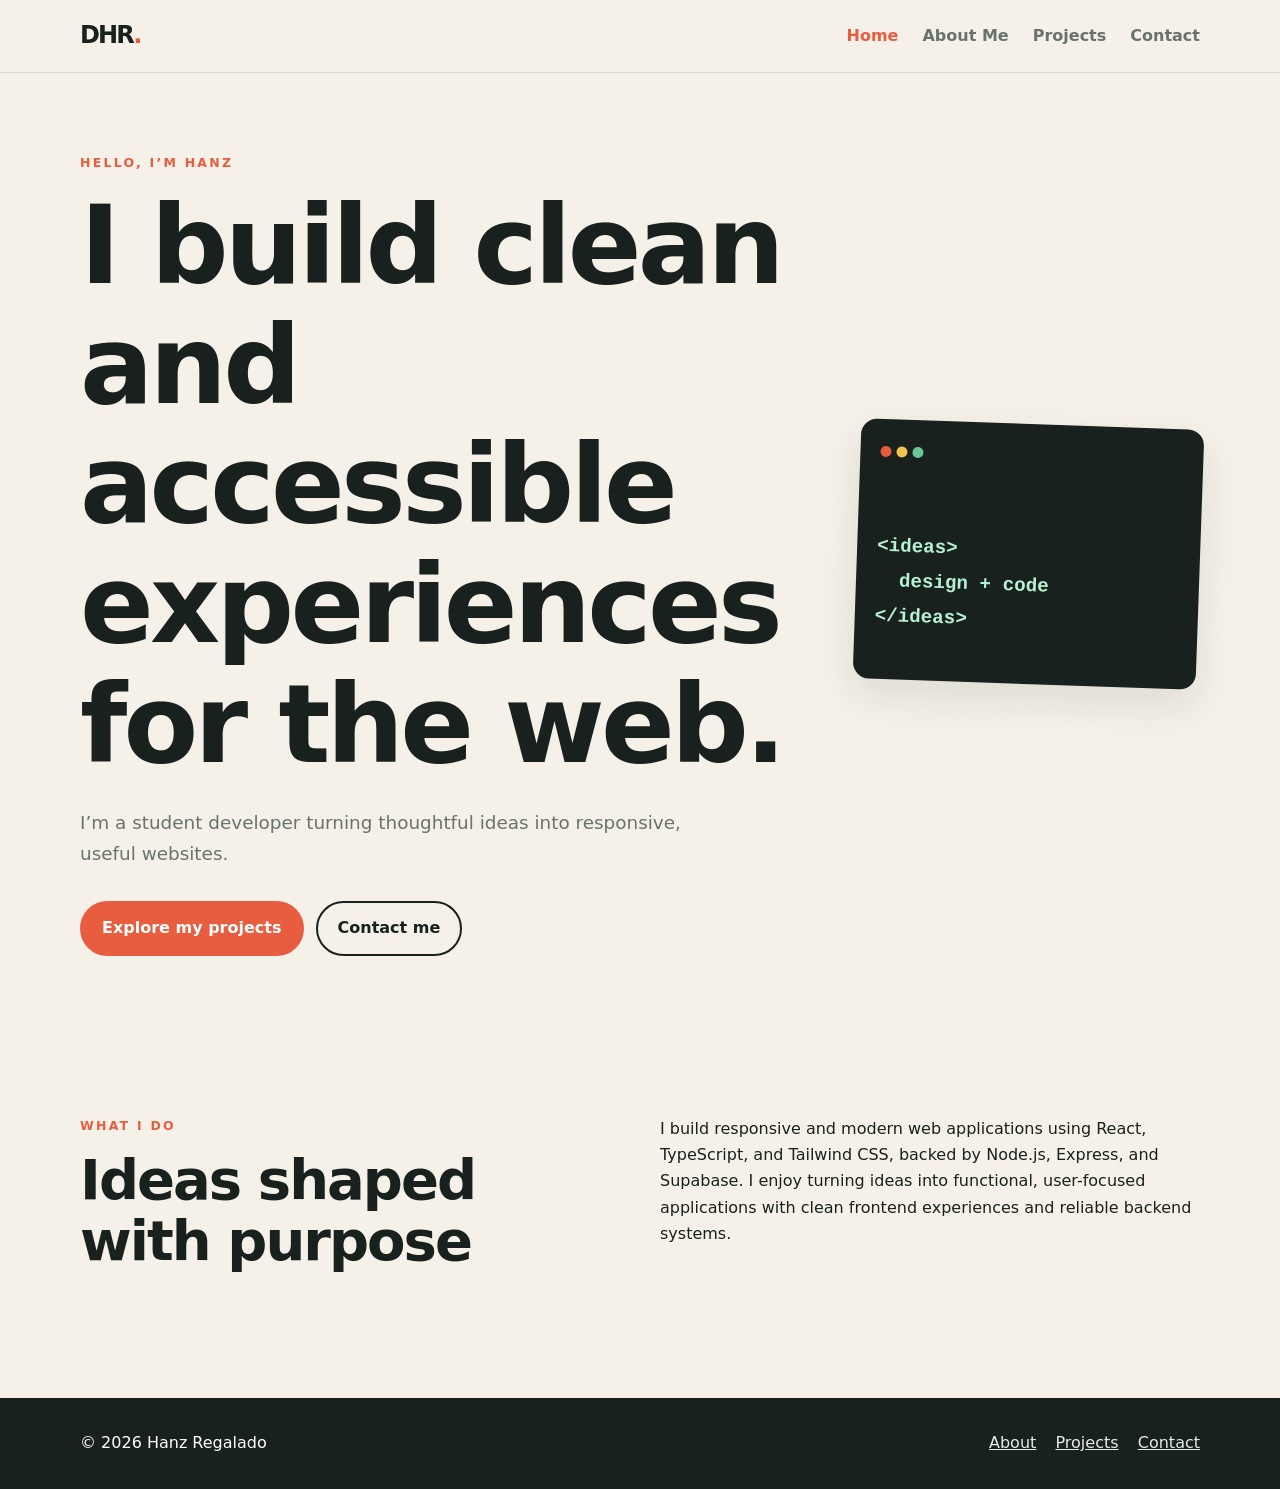
<file: index.html>
<!doctype html>
<html lang="en">
<head>
  <meta charset="utf-8">
  <meta name="viewport" content="width=device-width, initial-scale=1">
  <meta name="description" content="A student web developer portfolio featuring projects from GitHub.">
  <title>Home | Hanz Regalado</title>
  <link rel="stylesheet" href="styles.css">
  <script src="script.js" defer></script>
</head>
<body>
  <a class="skip-link" href="#main-content">Skip to main content</a>
  <header class="site-header">
    <nav class="container navbar" aria-label="Main navigation">
      <a class="brand" href="index.html" aria-label="Hanz Regalado home">DHR<span>.</span></a>
      <button class="nav-toggle" type="button" aria-expanded="false" aria-controls="primary-menu">
        <span class="sr-only">Toggle navigation</span><span aria-hidden="true">☰</span>
      </button>
      <ul id="primary-menu" class="nav-links">
        <li><a href="index.html" aria-current="page">Home</a></li>
        <li><a href="about.html">About Me</a></li>
        <li><a href="projects.html">Projects</a></li>
        <li><a href="contact.html">Contact</a></li>
      </ul>
    </nav>
  </header>

  <main id="main-content">
    <section class="hero">
      <div class="container hero-content">
        <div>
          <p class="eyebrow">Hello, I’m Hanz</p>
          <h1>I build clean and accessible experiences for the web.</h1>
          <p class="hero-copy">I’m a student developer turning thoughtful ideas into responsive, useful websites.</p>
          <div class="hero-actions">
            <a class="button" href="projects.html">Explore my projects</a>
            <a class="button button-secondary" href="contact.html">Contact me</a>
          </div>
        </div>
        <div class="hero-art" aria-hidden="true">
          <div class="code-window"><span></span><span></span><span></span><p>&lt;ideas&gt;<br>&nbsp;&nbsp;design + code<br>&lt;/ideas&gt;</p></div>
        </div>
      </div>
    </section>

    <section class="section">
      <div class="container intro-grid">
        <div>
          <p class="eyebrow">What I do</p>
          <h2>Ideas shaped with purpose</h2>
        </div>
        <p>I build responsive and modern web applications using React, TypeScript, and Tailwind CSS, backed by Node.js, Express, and Supabase. I enjoy turning ideas into functional, user-focused applications with clean frontend experiences and reliable backend systems.</p>
      </div>
    </section>
  </main>

  <footer class="site-footer">
    <div class="container footer-content">
      <p>&copy; <span data-current-year></span> Hanz Regalado</p>
      <nav aria-label="Footer navigation"><a href="about.html">About</a><a href="projects.html">Projects</a><a href="contact.html">Contact</a></nav>
    </div>
  </footer>
</body>
</html>
</file>
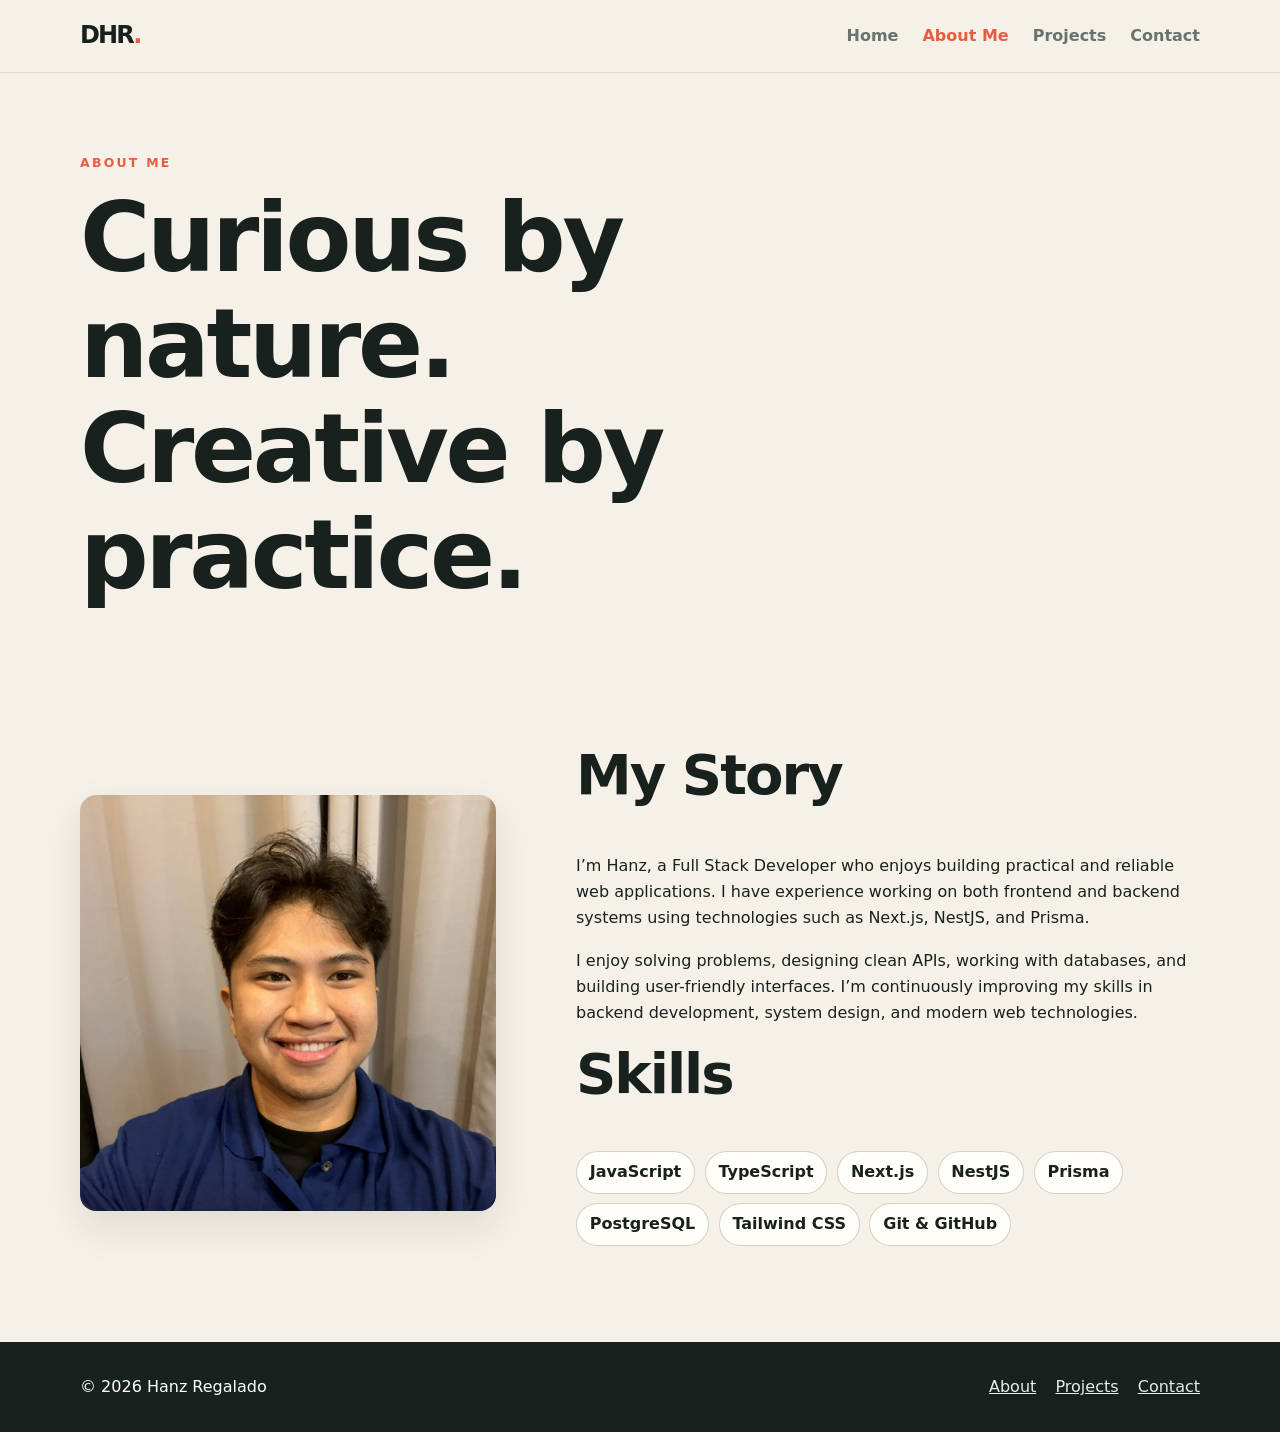
<file: about.html>
<!doctype html>
<html lang="en">
  <head>
    <meta charset="utf-8" />
    <meta name="viewport" content="width=device-width, initial-scale=1" />
    <meta
      name="description"
      content="Learn about Hanz, a student web developer."
    />
    <title>About Me | Hanz Regalado</title>
    <link rel="stylesheet" href="styles.css" />
    <script src="script.js" defer></script>
  </head>
  <body>
    <a class="skip-link" href="#main-content">Skip to main content</a>
    <header class="site-header">
      <nav class="container navbar" aria-label="Main navigation">
        <a class="brand" href="index.html" aria-label="Hanz Regalado home"
          >DHR<span>.</span></a
        >
        <button
          class="nav-toggle"
          type="button"
          aria-expanded="false"
          aria-controls="primary-menu"
        >
          <span class="sr-only">Toggle navigation</span
          ><span aria-hidden="true">☰</span>
        </button>
        <ul id="primary-menu" class="nav-links">
          <li><a href="index.html">Home</a></li>
          <li><a href="about.html" aria-current="page">About Me</a></li>
          <li><a href="projects.html">Projects</a></li>
          <li><a href="contact.html">Contact</a></li>
        </ul>
      </nav>
    </header>

    <main id="main-content">
      <section class="page-heading">
        <div class="container">
          <p class="eyebrow">About me</p>
          <h1>Curious by nature.<br />Creative by practice.</h1>
        </div>
      </section>
      <section class="section">
        <div class="container about-grid">
          <figure class="profile-visual">
            <img
              src="hanz.jpg"
              alt="Portrait of Hanz wearing a blue collared shirt"
            />
          </figure>
          <article>
            <h2>My Story</h2>

            <p>
              I’m Hanz, a Full Stack Developer who enjoys building practical and
              reliable web applications. I have experience working on both
              frontend and backend systems using technologies such as Next.js,
              NestJS, and Prisma.
            </p>

            <p>
              I enjoy solving problems, designing clean APIs, working with
              databases, and building user-friendly interfaces. I’m continuously
              improving my skills in backend development, system design, and
              modern web technologies.
            </p>

            <h2>Skills</h2>

            <ul class="skill-list" aria-label="Technical skills">
              <li>JavaScript</li>
              <li>TypeScript</li>
              <li>Next.js</li>
              <li>NestJS</li>
              <li>Prisma</li>
              <li>PostgreSQL</li>
              <li>Tailwind CSS</li>
              <li>Git & GitHub</li>
            </ul>
          </article>
        </div>
      </section>
    </main>

    <footer class="site-footer">
      <div class="container footer-content">
        <p>&copy; <span data-current-year></span> Hanz Regalado</p>
        <nav aria-label="Footer navigation">
          <a href="about.html">About</a><a href="projects.html">Projects</a
          ><a href="contact.html">Contact</a>
        </nav>
      </div>
    </footer>
  </body>
</html>
</file>
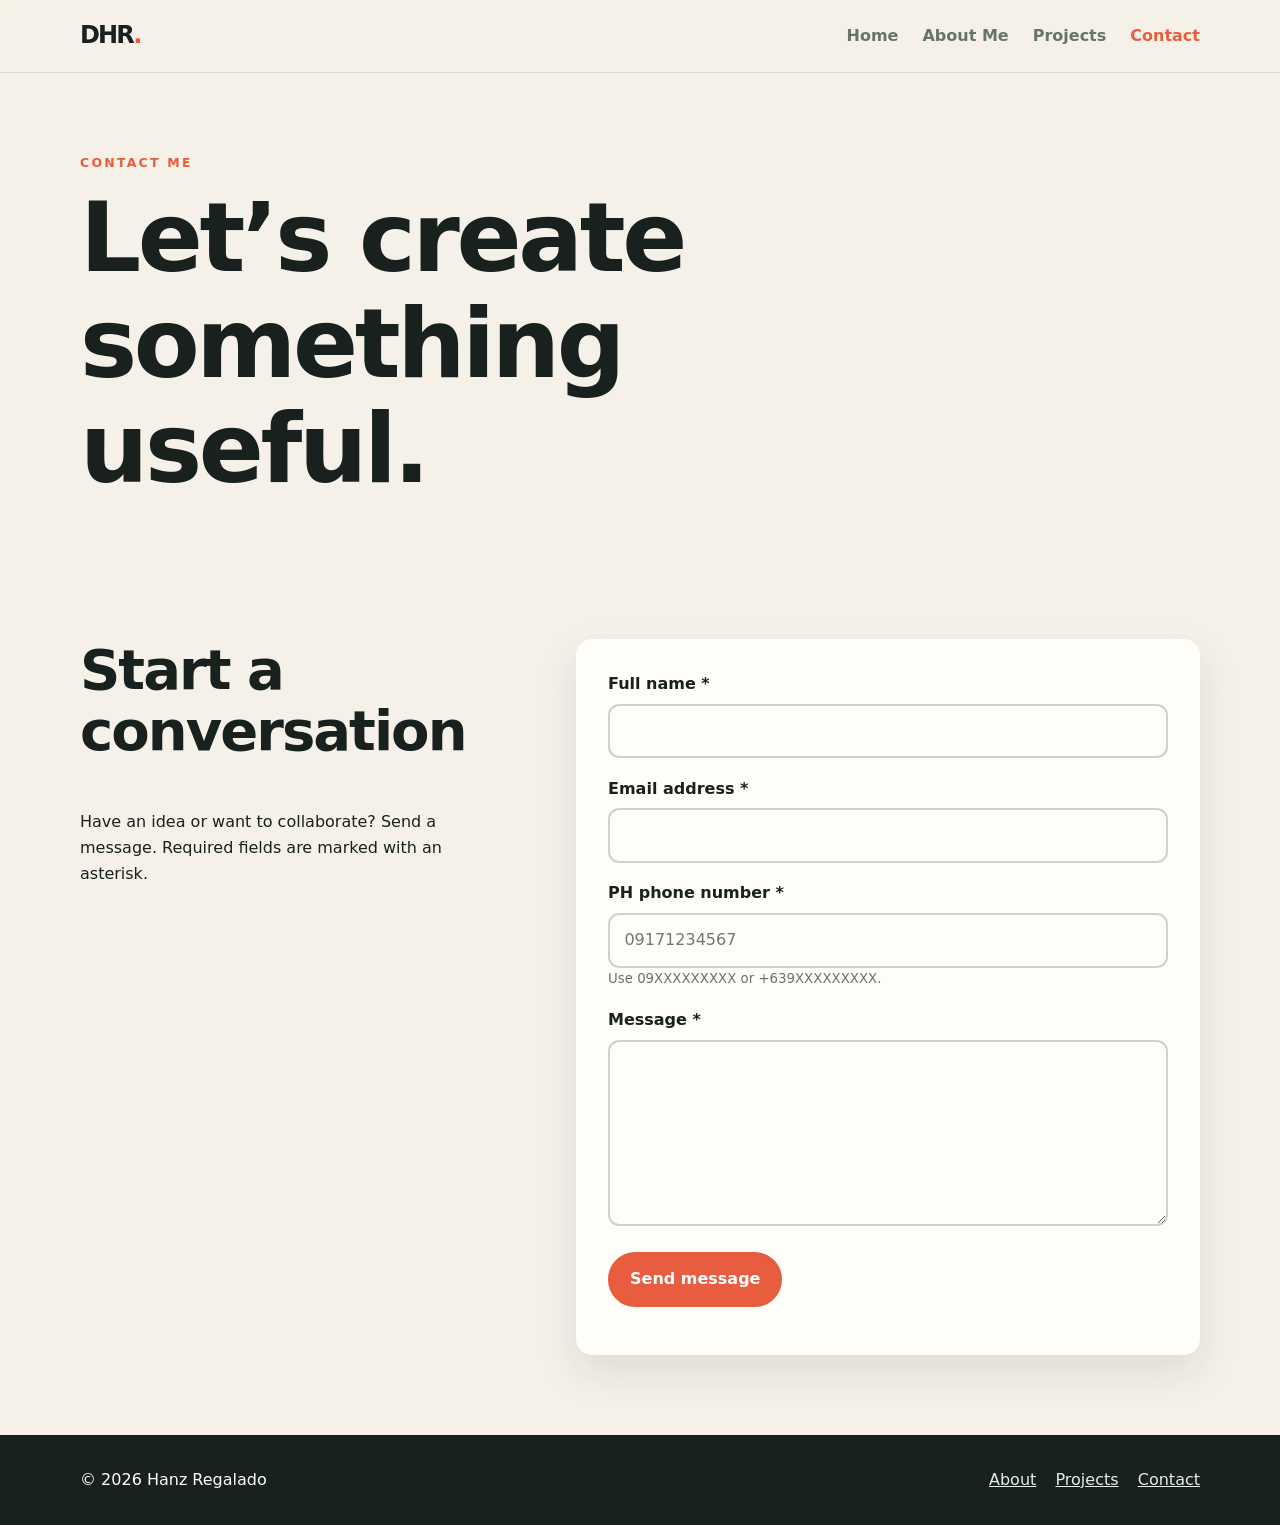
<file: contact.html>
<!doctype html>
<html lang="en">
<head>
  <meta charset="utf-8">
  <meta name="viewport" content="width=device-width, initial-scale=1">
  <meta name="description" content="Contact Hanz Regalado about a web project.">
  <title>Contact | Hanz Regalado</title>
  <link rel="stylesheet" href="styles.css">
  <script src="script.js" defer></script>
</head>
<body>
  <a class="skip-link" href="#main-content">Skip to main content</a>
  <header class="site-header"><nav class="container navbar" aria-label="Main navigation">
    <a class="brand" href="index.html" aria-label="Hanz Regalado home">DHR<span>.</span></a>
    <button class="nav-toggle" type="button" aria-expanded="false" aria-controls="primary-menu"><span class="sr-only">Toggle navigation</span><span aria-hidden="true">☰</span></button>
    <ul id="primary-menu" class="nav-links"><li><a href="index.html">Home</a></li><li><a href="about.html">About Me</a></li><li><a href="projects.html">Projects</a></li><li><a href="contact.html" aria-current="page">Contact</a></li></ul>
  </nav></header>

  <main id="main-content">
    <section class="page-heading"><div class="container"><p class="eyebrow">Contact me</p><h1>Let’s create something useful.</h1></div></section>
    <section class="section"><div class="container contact-layout">
      <div><h2>Start a conversation</h2><p>Have an idea or want to collaborate? Send a message. Required fields are marked with an asterisk.</p></div>
      <form id="contact-form" class="contact-form" novalidate>
        <div><label for="name">Full name *</label><input id="name" name="name" type="text" autocomplete="name" required minlength="2"><small class="field-error" data-error-for="name"></small></div>
        <div><label for="email">Email address *</label><input id="email" name="email" type="email" autocomplete="email" required><small class="field-error" data-error-for="email"></small></div>
        <div><label for="phone">PH phone number *</label><input id="phone" name="phone" type="tel" autocomplete="tel" required inputmode="tel" placeholder="09171234567" aria-describedby="phone-hint"><small id="phone-hint">Use 09XXXXXXXXX or +639XXXXXXXXX.</small><small class="field-error" data-error-for="phone"></small></div>
        <div><label for="message">Message *</label><textarea id="message" name="message" rows="6" required minlength="10"></textarea><small class="field-error" data-error-for="message"></small></div>
        <button class="button" type="submit">Send message</button>
        <p id="form-status" class="form-status" role="status" aria-live="polite"></p>
      </form>
    </div></section>
  </main>

  <footer class="site-footer"><div class="container footer-content"><p>&copy; <span data-current-year></span> Hanz Regalado</p><nav aria-label="Footer navigation"><a href="about.html">About</a><a href="projects.html">Projects</a><a href="contact.html">Contact</a></nav></div></footer>
</body>
</html>
</file>
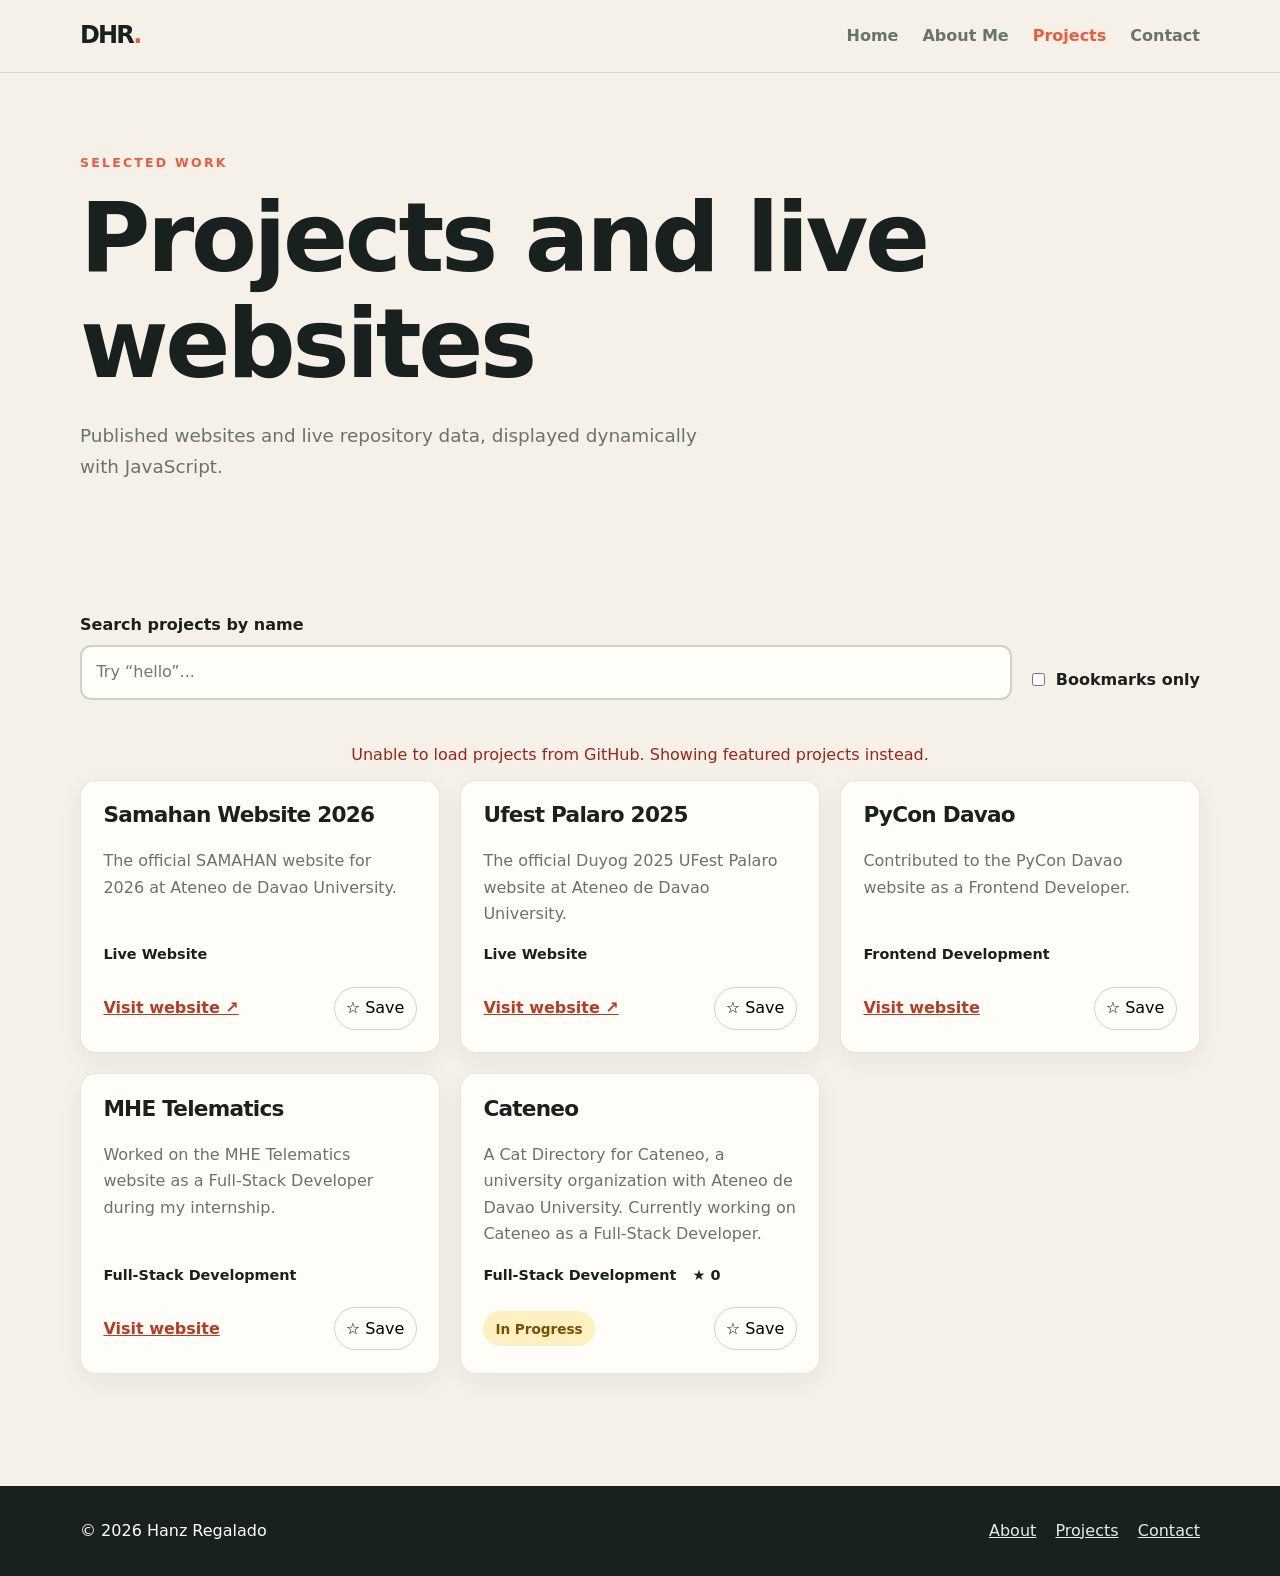
<file: projects.html>
<!doctype html>
<html lang="en">
<head>
  <meta charset="utf-8">
  <meta name="viewport" content="width=device-width, initial-scale=1">
  <meta name="description" content="Browse Hanz Regalado's public GitHub projects.">
  <title>Projects | Hanz Regalado</title>
  <link rel="stylesheet" href="styles.css">
  <script src="script.js" defer></script>
</head>
<body>
  <a class="skip-link" href="#main-content">Skip to main content</a>
  <header class="site-header"><nav class="container navbar" aria-label="Main navigation">
    <a class="brand" href="index.html" aria-label="Hanz Regalado home">DHR<span>.</span></a>
    <button class="nav-toggle" type="button" aria-expanded="false" aria-controls="primary-menu"><span class="sr-only">Toggle navigation</span><span aria-hidden="true">☰</span></button>
    <ul id="primary-menu" class="nav-links"><li><a href="index.html">Home</a></li><li><a href="about.html">About Me</a></li><li><a href="projects.html" aria-current="page">Projects</a></li><li><a href="contact.html">Contact</a></li></ul>
  </nav></header>

  <main id="main-content">
    <section class="page-heading"><div class="container"><p class="eyebrow">Selected work</p><h1>Projects and live websites</h1><p>Published websites and live repository data, displayed dynamically with JavaScript.</p></div></section>
    <section class="section projects-section" aria-labelledby="projects-title">
      <div class="container">
        <h2 id="projects-title" class="sr-only">Project gallery</h2>
        <div class="project-tools">
          <div class="search-wrap"><label for="project-search">Search projects by name</label><input id="project-search" type="search" placeholder="Try “hello”..." autocomplete="off"></div>
          <label class="bookmark-filter"><input id="bookmarks-only" type="checkbox"> Bookmarks only</label>
        </div>
        <div id="project-status" class="status" role="status" aria-live="polite">
          <span class="spinner" aria-hidden="true"></span><span>Loading projects…</span>
        </div>
        <div id="project-grid" class="project-grid" aria-live="polite"></div>
        <nav id="pagination" class="pagination" aria-label="Projects pagination"></nav>
      </div>
    </section>
  </main>

  <footer class="site-footer"><div class="container footer-content"><p>&copy; <span data-current-year></span> Hanz Regalado</p><nav aria-label="Footer navigation"><a href="about.html">About</a><a href="projects.html">Projects</a><a href="contact.html">Contact</a></nav></div></footer>
</body>
</html>
</file>
<file: styles.css>
:root {
  --color-ink: #18211e;
  --color-paper: #f5f1e8;
  --color-accent: #e85d3f;
  --color-accent-dark: #b83b23;
  --color-muted: #68736e;
  --color-card: #fffdf8;
  --spacing: 1rem;
  --radius: 1rem;
  --shadow: 0 16px 40px rgb(24 33 30 / 10%);
}

* { box-sizing: border-box; }
[hidden] { display: none !important; }
html { scroll-behavior: smooth; }
body { margin: 0; color: var(--color-ink); background: var(--color-paper); font-family: Inter, ui-sans-serif, system-ui, -apple-system, BlinkMacSystemFont, "Segoe UI", sans-serif; line-height: 1.65; }
a { color: inherit; }
button, input, textarea { font: inherit; }
h1, h2, h3, p { margin-top: 0; }
h1, h2, h3 { line-height: 1.1; letter-spacing: -.035em; }
h1 { max-width: 900px; font-size: clamp(2.8rem, 11vw, 6.8rem); margin-bottom: 1.5rem; }
h2 { font-size: clamp(2rem, 6vw, 3.5rem); }
.container { width: min(1120px, calc(100% - 2rem)); margin-inline: auto; }
.sr-only { position: absolute; width: 1px; height: 1px; padding: 0; margin: -1px; overflow: hidden; clip: rect(0, 0, 0, 0); white-space: nowrap; border: 0; }
.skip-link { position: fixed; z-index: 20; top: .5rem; left: .5rem; padding: .75rem 1rem; background: var(--color-ink); color: white; transform: translateY(-150%); }
.skip-link:focus { transform: translateY(0); }

.site-header { position: sticky; z-index: 10; top: 0; background: rgb(245 241 232 / 92%); border-bottom: 1px solid rgb(24 33 30 / 12%); backdrop-filter: blur(12px); }
.navbar { min-height: 72px; display: flex; align-items: center; justify-content: space-between; flex-wrap: wrap; }
.brand { font-size: 1.5rem; font-weight: 900; text-decoration: none; letter-spacing: -.08em; }
.brand span, .eyebrow { color: var(--color-accent); }
.nav-toggle { border: 0; background: transparent; font-size: 1.7rem; cursor: pointer; }
.nav-links { display: none; flex: 0 0 100%; list-style: none; padding: .75rem 0 1rem; margin: 0; }
.nav-links.open { display: block; }
.nav-links a { display: block; padding: .5rem 0; color: var(--color-muted); text-decoration: none; font-weight: 700; }
.nav-links a:hover, .nav-links a:focus-visible, .nav-links a[aria-current="page"] { color: var(--color-accent); }

.hero { min-height: calc(100vh - 72px); display: grid; align-items: center; padding: 5rem 0; overflow: hidden; }
.hero-content { display: grid; gap: 4rem; align-items: center; }
.eyebrow { text-transform: uppercase; letter-spacing: .18em; font-size: .78rem; font-weight: 900; }
.hero-copy, .page-heading p:not(.eyebrow) { max-width: 650px; color: var(--color-muted); font-size: 1.15rem; }
.hero-actions { display: flex; flex-wrap: wrap; gap: .75rem; margin-top: 2rem; }
.button { display: inline-flex; justify-content: center; align-items: center; border: 2px solid var(--color-accent); border-radius: 999px; padding: .75rem 1.25rem; background: var(--color-accent); color: white; text-decoration: none; font-weight: 800; cursor: pointer; }
.button:hover, .button:focus-visible { background: var(--color-accent-dark); border-color: var(--color-accent-dark); }
.button-secondary { background: transparent; color: var(--color-ink); border-color: var(--color-ink); }
.hero-art { display: grid; place-items: center; }
.code-window { width: min(100%, 430px); min-height: 260px; padding: 1.25rem; border-radius: var(--radius); background: var(--color-ink); color: #b8f1d2; box-shadow: var(--shadow); transform: rotate(2deg); }
.code-window span { display: inline-block; width: 11px; height: 11px; margin-right: 5px; border-radius: 50%; background: var(--color-accent); }
.code-window span:nth-child(2) { background: #f2c14e; }.code-window span:nth-child(3) { background: #68c998; }
.code-window p { margin: 4rem 0 0; font: 700 1.2rem/1.8 ui-monospace, monospace; }
.section { padding: 5rem 0; }
.page-heading { padding: 5rem 0 2rem; }
.page-heading h1 { font-size: clamp(2.8rem, 9vw, 6rem); }
.intro-grid, .about-grid, .contact-layout { display: grid; gap: 2.5rem; }
.profile-visual { margin: 0; overflow: hidden; aspect-ratio: 1; border-radius: var(--radius); background: var(--color-card); box-shadow: var(--shadow); }
.profile-visual img { display: block; width: 100%; height: 100%; object-fit: cover; }
.skill-list { display: flex; flex-wrap: wrap; gap: .6rem; padding: 0; list-style: none; }
.skill-list li { padding: .45rem .8rem; border: 1px solid rgb(24 33 30 / 20%); border-radius: 999px; background: var(--color-card); font-weight: 700; }

.project-tools { display: flex; flex-direction: column; gap: 1rem; margin-bottom: 2rem; }
.search-wrap { flex: 1; }
label { display: block; margin-bottom: .4rem; font-weight: 800; }
input, textarea { width: 100%; border: 2px solid rgb(24 33 30 / 20%); border-radius: .7rem; padding: .75rem .9rem; color: var(--color-ink); background: var(--color-card); }
input:focus, textarea:focus { outline: 3px solid rgb(232 93 63 / 25%); border-color: var(--color-accent); }
.bookmark-filter { display: flex; align-items: center; gap: .5rem; white-space: nowrap; }
.bookmark-filter input { width: auto; }
.status { min-height: 3rem; display: flex; justify-content: center; align-items: center; gap: .75rem; color: var(--color-muted); }
.status.error { color: #9d2514; }
.spinner { width: 1.5rem; height: 1.5rem; border: 3px solid rgb(24 33 30 / 15%); border-top-color: var(--color-accent); border-radius: 50%; animation: spin .8s linear infinite; }
@keyframes spin { to { transform: rotate(1turn); } }
.project-grid { display: grid; grid-template-columns: 1fr; gap: 1.25rem; }
.project-card { display: flex; min-height: 270px; flex-direction: column; padding: 1.4rem; border: 1px solid rgb(24 33 30 / 10%); border-radius: var(--radius); background: var(--color-card); box-shadow: 0 8px 24px rgb(24 33 30 / 6%); }
.project-card h3 { font-size: 1.35rem; overflow-wrap: anywhere; }
.project-card p { color: var(--color-muted); }
.project-meta { display: flex; gap: 1rem; margin-top: auto; font-size: .9rem; font-weight: 700; }
.card-actions { display: flex; justify-content: space-between; align-items: center; gap: 1rem; margin-top: 1.25rem; }
.project-link { color: var(--color-accent-dark); font-weight: 900; }
.project-status-tag { display: inline-flex; align-items: center; border-radius: 999px; padding: .4rem .75rem; background: #fff0c2; color: #7a5000; font-size: .85rem; font-weight: 900; }
.bookmark-button { border: 1px solid rgb(24 33 30 / 20%); border-radius: 999px; padding: .45rem .7rem; background: transparent; cursor: pointer; }
.bookmark-button.active { background: #ffe09b; border-color: #bc7e00; }
.pagination { display: flex; justify-content: center; gap: .5rem; margin-top: 2rem; }
.pagination button { min-width: 2.5rem; border: 1px solid rgb(24 33 30 / 20%); border-radius: .5rem; padding: .45rem; background: var(--color-card); cursor: pointer; }
.pagination button[aria-current="page"] { background: var(--color-ink); color: white; }
.empty-state { grid-column: 1 / -1; padding: 3rem 1rem; text-align: center; color: var(--color-muted); }

.contact-form { padding: 1.25rem; border-radius: var(--radius); background: var(--color-card); box-shadow: var(--shadow); }
.contact-form > div { margin-bottom: 1.1rem; }
.contact-form small { display: block; color: var(--color-muted); }
.contact-form .field-error { color: #a52d1a; font-weight: 700; }
[aria-invalid="true"] { border-color: #a52d1a; }
.form-status { margin: 1rem 0 0; font-weight: 800; }
.form-status.success { color: #176b43; }
.site-footer { padding: 2rem 0; background: var(--color-ink); color: white; }
.footer-content, .footer-content nav { display: flex; flex-direction: column; gap: .75rem; }
.footer-content p { margin: 0; }.footer-content a { color: #e6ece8; }

@media (min-width: 640px) {
  .container { width: min(1120px, calc(100% - 4rem)); }
  .nav-toggle { display: none; }
  .nav-links, .nav-links.open { display: flex; flex: initial; gap: 1.5rem; padding: 0; }
  .project-tools { flex-direction: row; align-items: flex-end; }
  .project-grid { grid-template-columns: repeat(2, minmax(0, 1fr)); }
  .footer-content, .footer-content nav { flex-direction: row; align-items: center; justify-content: space-between; }
  .footer-content nav { gap: 1.2rem; }
}

@media (min-width: 960px) {
  .hero-content { grid-template-columns: 1.35fr .65fr; }
  .intro-grid { grid-template-columns: 1fr 1fr; align-items: start; }
  .about-grid { grid-template-columns: .8fr 1.2fr; align-items: center; gap: 5rem; }
  .contact-layout { grid-template-columns: .8fr 1.2fr; gap: 5rem; align-items: start; }
  .project-grid { grid-template-columns: repeat(3, minmax(0, 1fr)); }
  .contact-form { padding: 2rem; }
}

@media (prefers-reduced-motion: reduce) { html { scroll-behavior: auto; } *, *::before, *::after { animation-duration: .01ms !important; animation-iteration-count: 1 !important; } }
</file>
